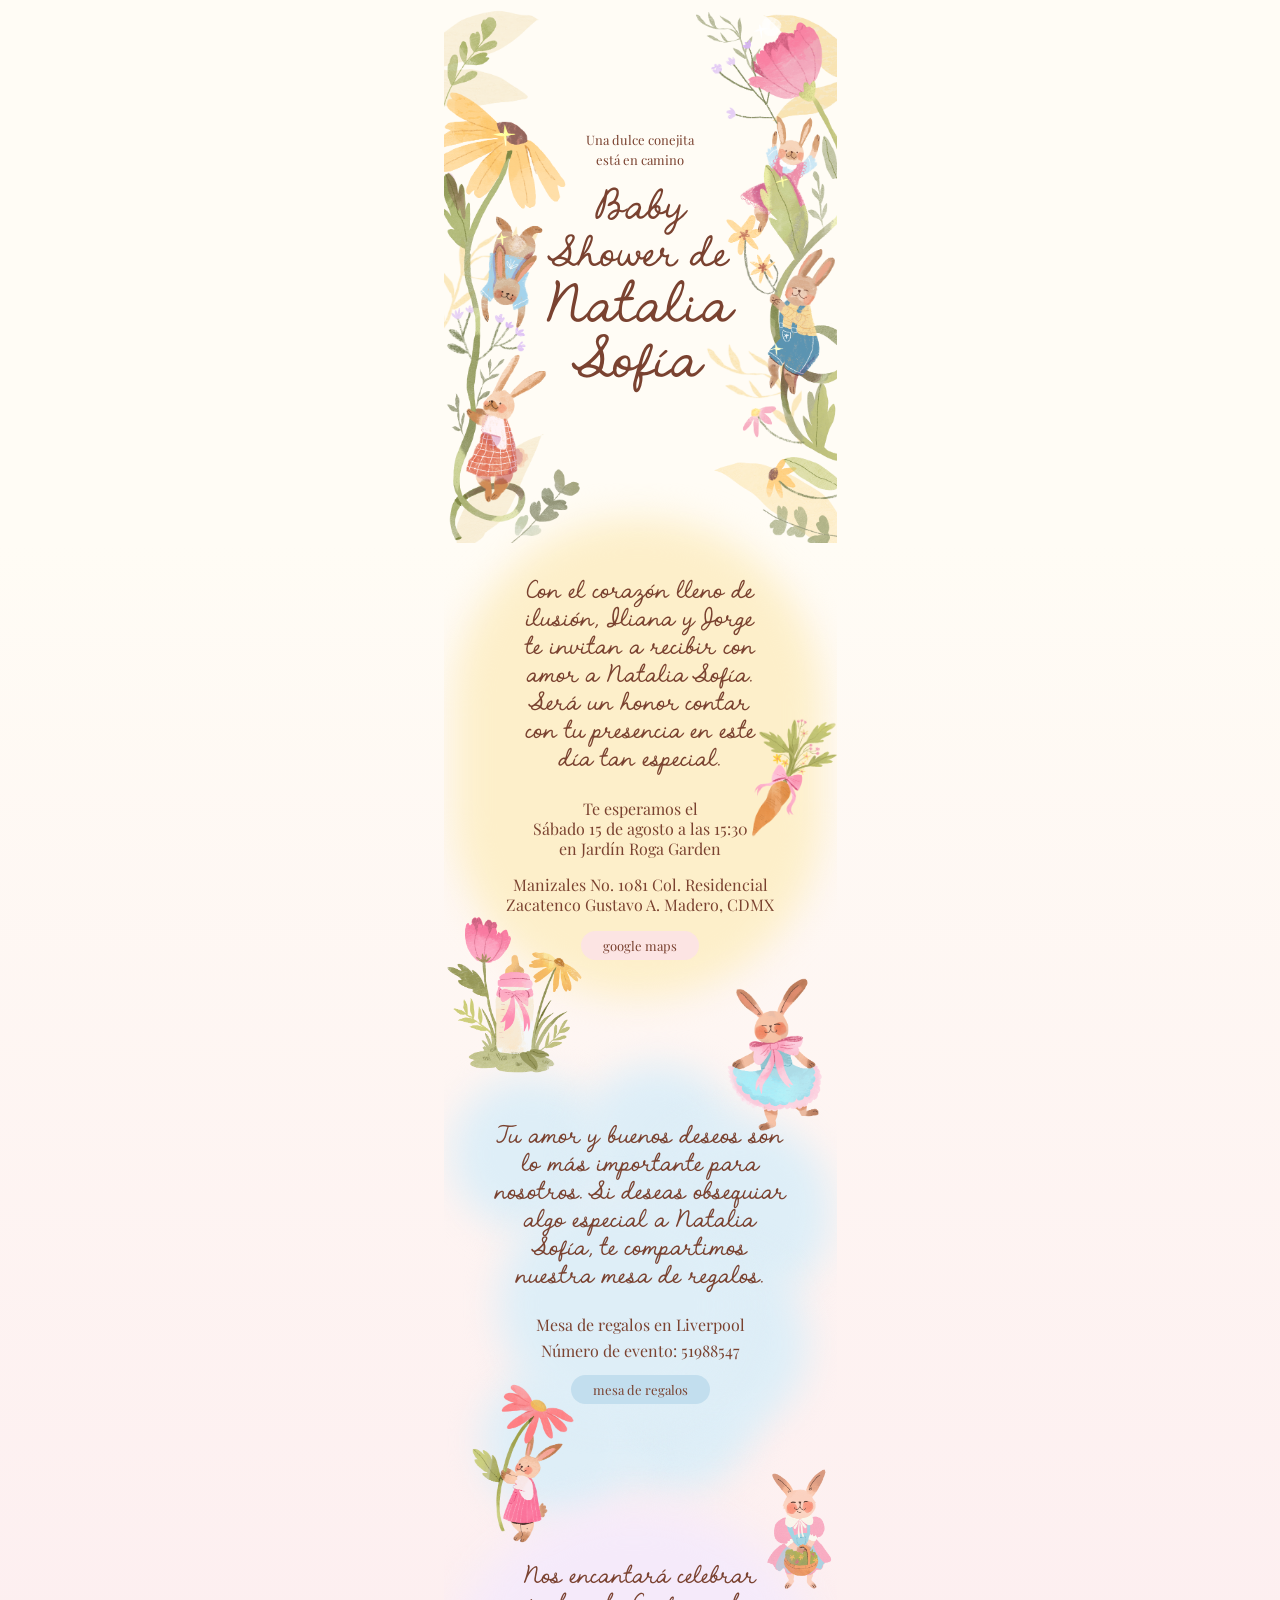
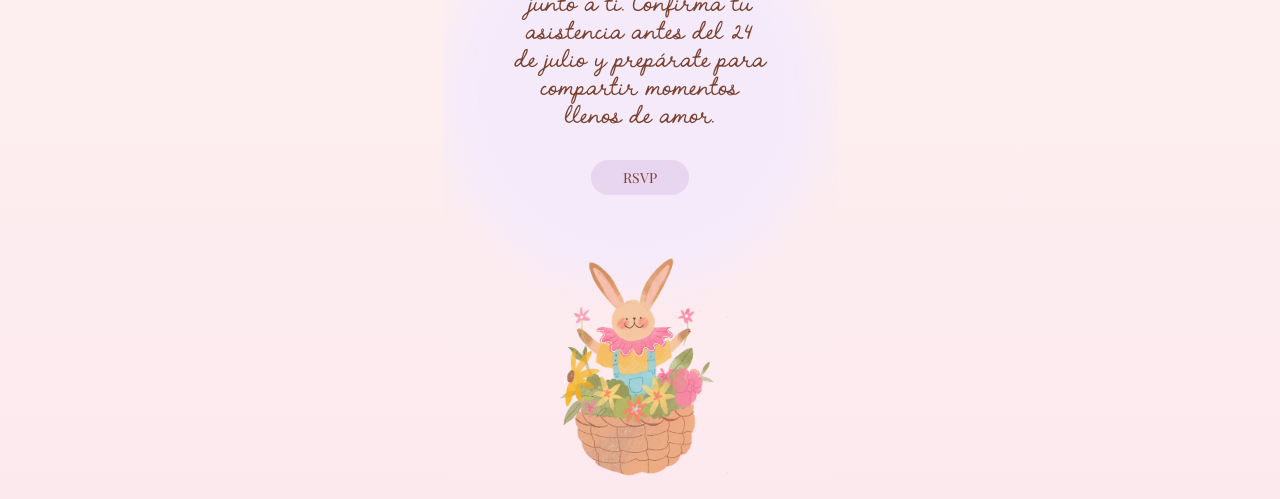
<file: index.html>
<!DOCTYPE html>
<html lang="es">
<head>
  <meta charset="UTF-8">
  <meta name="viewport" content="width=device-width, initial-scale=1.0, maximum-scale=1.0">
  <title>Baby Shower · Natalia Sofía</title>
  <link rel="preconnect" href="https://fonts.googleapis.com">
  <link rel="preconnect" href="https://fonts.gstatic.com" crossorigin>
  <link href="https://fonts.googleapis.com/css2?family=Playfair+Display:ital,wght@0,400;0,500;0,600;1,400&display=swap" rel="stylesheet">
  <link rel="stylesheet" href="./styles.css">
</head>
<body>
  <div class="page">

    <!-- ═══════════════════════════════════ -->
    <!-- SECTION 1 — Hero / Portada          -->
    <!-- ═══════════════════════════════════ -->
    <section class="section-hero">
      <img
        class="hero-bg"
        src="./assets/principal.png"
        alt="Portada Baby Shower Natalia Sofía — conejitos en jardín"
        width="393"
        height="543"
        loading="eager"
      >
      <div class="hero-text reveal">
        <p class="hero-eyebrow">Una dulce conejita<br>
        está en camino</p>
        <p class="hero-title-small">Baby</p>
        <p class="hero-title-small">Shower de</p>
        <p class="hero-title-name">Natalia</p>
        <p class="hero-title-name">Sofía</p>
      </div>
    </section>

    <!-- ═══════════════════════════════════ -->
    <!-- SECTION 2 — Fecha & Lugar           -->
    <!-- ═══════════════════════════════════ -->
    <section class="section-fecha">
      <!-- Nubecita amarilla -->
      <img
        class="nube-amarilla"
        src="./assets/Nubecita amarilla 2.svg"
        alt=""
        aria-hidden="true"
        loading="lazy"
      >

      <!-- Floating character images -->
      <img
        class="img-zanahoria"
        src="./assets/zanahoria.png"
        alt="Zanahoria decorativa"
        width="100"
        loading="lazy"
      >
      <img
        class="img-biberon"
        src="./assets/biberon.png"
        alt="Biberón decorativo"
        width="130"
        loading="lazy"
      >
      <img
        class="img-conejito-vestido"
        src="./assets/conejito vestido.png"
        alt="Conejita con vestido"
        width="140"
        loading="lazy"
      >

      <div class="content reveal">

        <p class="invitation-text">
          Con el corazón lleno de<br>
          ilusión, Iliana y Jorge<br> 
          te invitan a recibir con<br>
          amor a Natalia Sofía.<br>
          Será un honor contar<br>
          con tu presencia en este<br>
          día tan especial.
        </p>

        <p class="event-details">
          Te esperamos el<br>
          Sábado 15 de agosto a las 15:30<br>
          en Jardín Roga Garden
        </p>
        <p class="event-details">
          Manizales No. 1081 Col. Residencial<br>
          Zacatenco Gustavo A. Madero, CDMX
        </p>

        <a
          class="btn btn-maps"
          href="https://maps.app.goo.gl/jTLL4MTDicDmmt9v9"
          target="_blank"
          rel="noopener noreferrer"
        >
          google maps
        </a>
      </div>
    </section>

    <!-- ═══════════════════════════════════ -->
    <!-- SECTION 3 — Mesa de Regalos         -->
    <!-- ═══════════════════════════════════ -->
    <section class="section-regalos">
      <!-- Nubecita azul -->
      <img
        class="nube-azul"
        src="./assets/Nubecita azul 3.svg"
        alt=""
        aria-hidden="true"
        width="280"
        loading="lazy"
      >

      <!-- Floating character images -->
      <img
        class="img-conejito-vestido-canasta"
        src="./assets/conejito vestido canasta.png"
        alt="Conejita con canasta de flores"
        width="125"
        loading="lazy"
      >
      <img
        class="img-conejito-flor"
        src="./assets/conejito flor.png"
        alt="Conejita abrazando una flor"
        width="85"
        loading="lazy"
      >

      <div class="content reveal">

        <p class="regalo-text">
          Tu amor y buenos deseos son<br>
          lo más importante para<br>
          nosotros. Si deseas obsequiar<br>
          algo especial a Natalia<br>
          Sofía, te compartimos<br>
          nuestra mesa de regalos.
        </p>

        <p class="regalo-info">
          Mesa de regalos en Liverpool<br>
          Número de evento: 51988547
        </p>

        <a
          class="btn btn-liverpool"
          href="https://mesaderegalos.liverpool.com.mx/milistaderegalos/51988547"
          target="_blank"
          rel="noopener noreferrer"
        >
          mesa de regalos
        </a>
      </div>
    </section>

    <!-- ═══════════════════════════════════ -->
    <!-- SECTION 4 — RSVP                   -->
    <!-- ═══════════════════════════════════ -->
    <section class="section-rsvp">
      <!-- Nubecita morada -->
      <img
        class="nube-morada"
        src="./assets/Nubecita morada 4.svg"
        alt=""
        aria-hidden="true"
        width="260"
        loading="lazy"
      >

      <div class="content reveal">

        <p class="rsvp-text">
          Nos encantará celebrar<br>
          junto a ti. Confirma tu<br>
          asistencia antes del 24<br>
          de julio y prepárate para<br>
          compartir momentos<br>
          llenos de amor.
        </p>

        <a
          class="btn btn-rsvp"
          href="https://docs.google.com/forms/d/e/1FAIpQLSc5kH6KgJeiiNMjuk_eamgf8YPPb4fJCr5wpj9dyd67LJU2pA/viewform?usp=header"
          target="_blank"
          rel="noopener noreferrer"
        >
          RSVP
        </a>
      </div>
    </section>

    <!-- Conejita final -->
    <div class="section-bottom">
      <img
        class="img-conejito-canasta"
        src="./assets/conejito canasta.png"
        alt="Conejito en canasta de flores"
        width="210"
        loading="lazy"
      >
    </div>

  </div><!-- .page -->

  <script>
    // Scroll reveal
    const reveals = document.querySelectorAll('.reveal');
    const io = new IntersectionObserver((entries) => {
      entries.forEach(e => {
        if (e.isIntersecting) {
          e.target.classList.add('visible');
          io.unobserve(e.target);
        }
      });
    }, { threshold: 0.12 });

    reveals.forEach(el => io.observe(el));

    // Trigger already-visible on load
    window.addEventListener('load', () => {
      reveals.forEach(el => {
        if (el.getBoundingClientRect().top < window.innerHeight) {
          el.classList.add('visible');
        }
      });
    });
  </script>
</body>
</html>
</file>
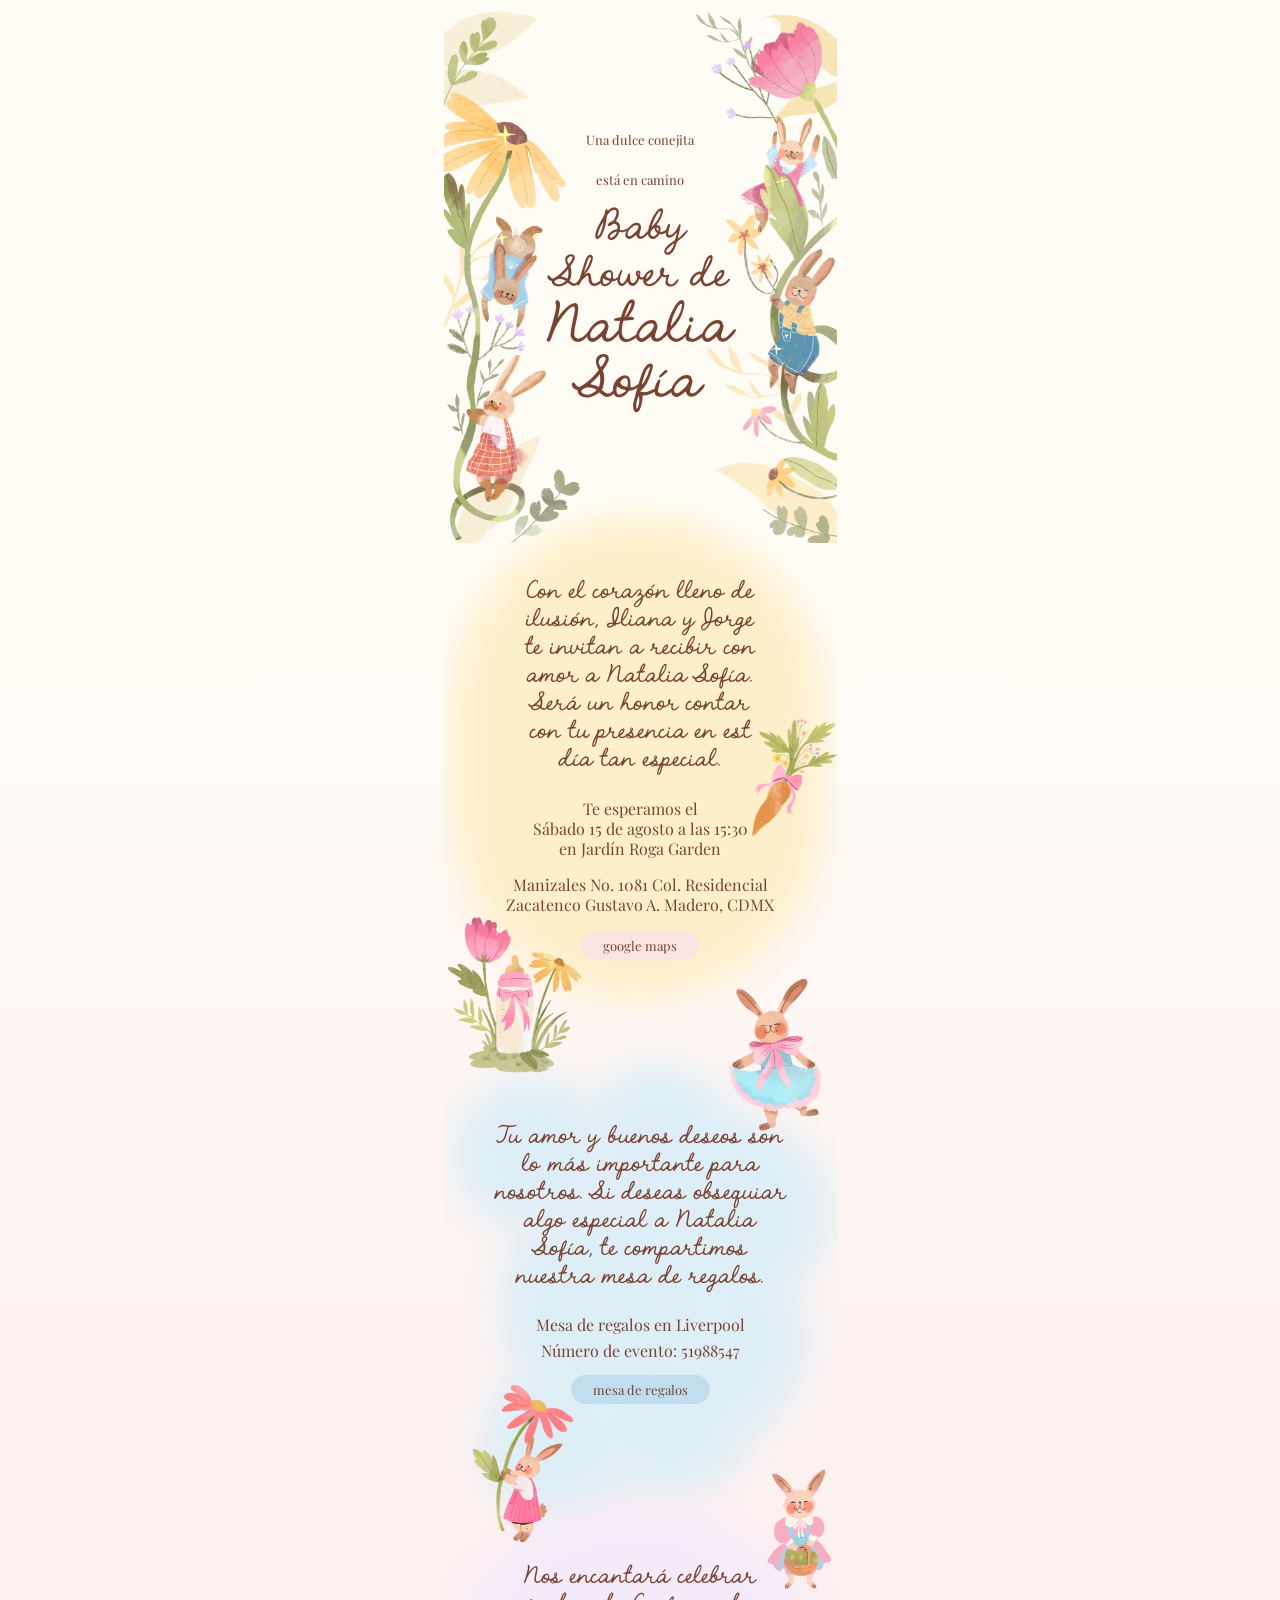
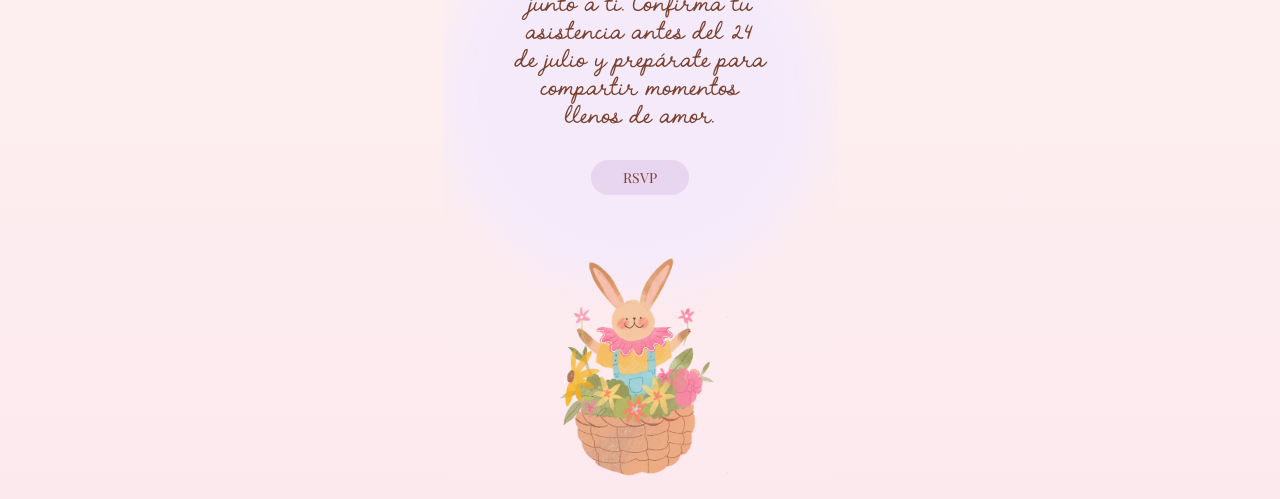
<file: baby-shower-natalia-sofia.html>
<!DOCTYPE html>
<html lang="es">
<head>
  <meta charset="UTF-8">
  <meta name="viewport" content="width=device-width, initial-scale=1.0, maximum-scale=1.0">
  <title>Baby Shower · Natalia Sofía</title>
  <link rel="preconnect" href="https://fonts.googleapis.com">
  <link rel="preconnect" href="https://fonts.gstatic.com" crossorigin>
  <link href="https://fonts.googleapis.com/css2?family=Playfair+Display:ital,wght@0,400;0,500;0,600;1,400&display=swap" rel="stylesheet">
  <link rel="stylesheet" href="./styles.css">
</head>
<body>
  <div class="page">

    <!-- ═══════════════════════════════════ -->
    <!-- SECTION 1 — Hero / Portada          -->
    <!-- ═══════════════════════════════════ -->
    <section class="section-hero">
      <img
        class="hero-bg"
        src="./assets/principal.png"
        alt="Portada Baby Shower Natalia Sofía — conejitos en jardín"
        width="393"
        height="543"
        loading="eager"
      >
      <div class="hero-text reveal">
        <p class="hero-eyebrow">Una dulce conejita</p>
        <p class="hero-eyebrow">está en camino</p>
        <p class="hero-title-small">Baby</p>
        <p class="hero-title-small">Shower de</p>
        <p class="hero-title-name">Natalia</p>
        <p class="hero-title-name">Sofía</p>
      </div>
    </section>

    <!-- ═══════════════════════════════════ -->
    <!-- SECTION 2 — Fecha & Lugar           -->
    <!-- ═══════════════════════════════════ -->
    <section class="section-fecha">
      <!-- Nubecita amarilla -->
      <img
        class="nube-amarilla"
        src="./assets/Nubecita amarilla 2.svg"
        alt=""
        aria-hidden="true"
        loading="lazy"
      >

      <!-- Floating character images -->
      <img
        class="img-zanahoria"
        src="./assets/zanahoria.png"
        alt="Zanahoria decorativa"
        width="100"
        loading="lazy"
      >
      <img
        class="img-biberon"
        src="./assets/biberon.png"
        alt="Biberón decorativo"
        width="130"
        loading="lazy"
      >
      <img
        class="img-conejito-vestido"
        src="./assets/conejito vestido.png"
        alt="Conejita con vestido"
        width="140"
        loading="lazy"
      >

      <div class="content reveal">

        <p class="invitation-text">
          Con el corazón lleno de<br>
          ilusión, Iliana y Jorge<br> 
          te invitan a recibir con<br>
          amor a Natalia Sofía.<br>
          Será un honor contar<br>
          con tu presencia en est<br>
          día tan especial.
        </p>

        <p class="event-details">
          Te esperamos el<br>
          Sábado 15 de agosto a las 15:30<br>
          en Jardín Roga Garden
        </p>
        <p class="event-details">
          Manizales No. 1081 Col. Residencial<br>
          Zacatenco Gustavo A. Madero, CDMX
        </p>

        <a
          class="btn btn-maps"
          href="https://maps.app.goo.gl/jTLL4MTDicDmmt9v9"
          target="_blank"
          rel="noopener noreferrer"
        >
          google maps
        </a>
      </div>
    </section>

    <!-- ═══════════════════════════════════ -->
    <!-- SECTION 3 — Mesa de Regalos         -->
    <!-- ═══════════════════════════════════ -->
    <section class="section-regalos">
      <!-- Nubecita azul -->
      <img
        class="nube-azul"
        src="./assets/Nubecita azul 3.svg"
        alt=""
        aria-hidden="true"
        width="280"
        loading="lazy"
      >

      <!-- Floating character images -->
      <img
        class="img-conejito-vestido-canasta"
        src="./assets/conejito vestido canasta.png"
        alt="Conejita con canasta de flores"
        width="125"
        loading="lazy"
      >
      <img
        class="img-conejito-flor"
        src="./assets/conejito flor.png"
        alt="Conejita abrazando una flor"
        width="85"
        loading="lazy"
      >

      <div class="content reveal">

        <p class="regalo-text">
          Tu amor y buenos deseos son<br>
          lo más importante para<br>
          nosotros. Si deseas obsequiar<br>
          algo especial a Natalia<br>
          Sofía, te compartimos<br>
          nuestra mesa de regalos.
        </p>

        <p class="regalo-info">
          Mesa de regalos en Liverpool<br>
          Número de evento: 51988547
        </p>

        <a
          class="btn btn-liverpool"
          href="https://mesaderegalos.liverpool.com.mx/milistaderegalos/51988547"
          target="_blank"
          rel="noopener noreferrer"
        >
          mesa de regalos
        </a>
      </div>
    </section>

    <!-- ═══════════════════════════════════ -->
    <!-- SECTION 4 — RSVP                   -->
    <!-- ═══════════════════════════════════ -->
    <section class="section-rsvp">
      <!-- Nubecita morada -->
      <img
        class="nube-morada"
        src="./assets/Nubecita morada 4.svg"
        alt=""
        aria-hidden="true"
        width="260"
        loading="lazy"
      >

      <div class="content reveal">

        <p class="rsvp-text">
          Nos encantará celebrar<br>
          junto a ti. Confirma tu<br>
          asistencia antes del 24<br>
          de julio y prepárate para<br>
          compartir momentos<br>
          llenos de amor.
        </p>

        <a
          class="btn btn-rsvp"
          href="https://docs.google.com/forms/d/e/1FAIpQLSc5kH6KgJeiiNMjuk_eamgf8YPPb4fJCr5wpj9dyd67LJU2pA/viewform?usp=header"
          target="_blank"
          rel="noopener noreferrer"
        >
          RSVP
        </a>
      </div>
    </section>

    <!-- Conejita final -->
    <div class="section-bottom">
      <img
        class="img-conejito-canasta"
        src="./assets/conejito canasta.png"
        alt="Conejito en canasta de flores"
        width="210"
        loading="lazy"
      >
    </div>

  </div><!-- .page -->

  <script>
    // Scroll reveal
    const reveals = document.querySelectorAll('.reveal');
    const io = new IntersectionObserver((entries) => {
      entries.forEach(e => {
        if (e.isIntersecting) {
          e.target.classList.add('visible');
          io.unobserve(e.target);
        }
      });
    }, { threshold: 0.12 });

    reveals.forEach(el => io.observe(el));

    // Trigger already-visible on load
    window.addEventListener('load', () => {
      reveals.forEach(el => {
        if (el.getBoundingClientRect().top < window.innerHeight) {
          el.classList.add('visible');
        }
      });
    });
  </script>
</body>
</html>
</file>
<file: styles.css>
/* ─────────────────────────────────────────────
   Baby Shower Natalia Sofía — styles.css
   Fonts: Playfair Display (Google Fonts)
          RomanticSignature-Script (./fonts/)
───────────────────────────────────────────── */

@font-face {
  font-family: 'Romantic Signature';
  src: url('./fonts/RomanticSignature-Script.otf') format('truetype'),
       url('./fonts/RomanticSignature-Script.woff2') format('woff2'),
       url('./fonts/RomanticSignature-Script.woff') format('woff');
  font-weight: 400;
  font-style: normal;
  font-display: swap;
}

/* ── Reset ── */
*, *::before, *::after { box-sizing: border-box; margin: 0; padding: 0; }

html {
  -webkit-text-size-adjust: none;
  text-size-adjust: none;
  scroll-behavior: smooth;
}

body {
  min-height: 100dvh;
  font-family: 'Playfair Display', Georgia, serif;
  background: linear-gradient(
    to bottom, 
    #FFFCF5 0px, 
    #FFFCF5 543px, 
    #FCE9EE 100%
  );
  display: flex;
  justify-content: center;
  align-items: flex-start;
  overflow-x: hidden;
}

/* ── Page wrapper ── */
.page {
  width: 100%;
  max-width: 393px;
  position: relative;
  overflow: hidden;
  background: linear-gradient(
    to bottom, 
    #FFFCF5 0px, 
    #FFFCF5 543px, 
    #FCE9EE 100%
  );
  background-attachment: local;
}

/* ══════════════════════════════════════
   SECTION 1 — Hero / Portada
══════════════════════════════════════ */
.section-hero {
  position: relative;
  width: 100%;
}

.hero-bg {
  width: 100%;
  display: block;
  object-fit: cover;
}

.hero-text {
  position: absolute;
  top: 130px;
  left: 0; right: 0;
  text-align: center;
  padding: 0 60px;
  pointer-events: none;
}

.hero-eyebrow {
  font-family: 'Playfair Display', Georgia, serif;
  font-size: 13px;
  color: #7A4230;
  margin-bottom: 20px;
  line-height: 1.5;
}

.hero-title-small {
  font-family: 'Romantic Signature';
  font-size: 34px;
  line-height: 1.25;
  color: #7A4230;
  margin-bottom: 4px;
}

.hero-title-name {
  font-family: 'Romantic Signature', 'Playfair Display', Georgia, serif;
  font-size: 46px;
  line-height: 1.2;
  color: #7A4230;
}

/* ══════════════════════════════════════
   SECTION 2 — Fecha & Lugar
══════════════════════════════════════ */
.section-fecha {
  position: relative;
  padding: 36px 24px 120px;
  text-align: center;
}

.nube-amarilla {
  position: absolute;
  left: -25px;
  top: -60px;
  width: auto;
  height: 550px;
  opacity: 1;
  pointer-events: none;
  z-index: 0;
}

.section-fecha .content {
  position: relative;
  z-index: 1;
}

.invitation-text {
  font-family: 'Romantic Signature', 'Playfair Display', Georgia, serif;
  font-size: 20px;
  line-height: 1.4;
  color: #7A4230;
  margin-bottom: 24px;
}

.divider-flower {
  font-size: 18px;
  margin: 8px auto 20px;
  color: #D4856A;
}

.event-details {
  font-family: 'Playfair Display', Georgia, serif;
  font-size: 16px;
  line-height: 1.25;
  color: #7A4230;
  text-align: center;
  margin-bottom: 16px;
}

.event-details strong {
  font-weight: 600;
}

/* ── Pill buttons ── */
.btn {
  display: inline-block;
  font-family: 'Playfair Display', Georgia, serif;
  font-size: 13px;
  padding: 6px 22px;
  border-radius: 40px;
  text-decoration: none;
  transition: filter 0.2s;
}
.btn:active { filter: brightness(0.92); }

.btn-maps      { background: #FCE4E3; color: #7A4230; }
.btn-liverpool { background: #C2DEEE; color: #7A4230; }
.btn-rsvp      { background: #E8D5F0; color: #7A4230; font-size: 14px; padding: 8px 32px; }

/* Section pill headings */
.pill-heading {
  display: inline-block;
  font-family: 'Playfair Display', Georgia, serif;
  font-size: 15px;
  color: #7A4230;
  padding: 4px 18px;
  border-radius: 40px;
  margin-bottom: 20px;
}
.pill-yellow { background: rgba(252, 238, 175, 0.85); }
.pill-blue   { background: rgba(190, 225, 240, 0.90); }
.pill-purple { background: rgba(228, 200, 245, 0.90); }

/* ── Floating images (section 2) ── */
.img-zanahoria {
  position: absolute;
  right: -8px;
  top: 170px;
  width: 110px;
  opacity: 1;
  z-index: 2;
}

.img-biberon {
  position: absolute;
  left: -20px;
  bottom: -25px;
  width: 163px;
  opacity: 1;
  z-index: 2;
  transform: scaleX(-1);
}

.img-conejito-vestido {
  position: absolute;
  right: -40px;
  bottom: -100px;
  width: 184px;
  z-index: 2;
}

/* ══════════════════════════════════════
   SECTION 3 — Mesa de Regalos
══════════════════════════════════════ */
.section-regalos {
  position: relative;
  padding: 44px 28px 120px;
  text-align: center;
}

.nube-azul {
  position: absolute;
  right: -30px;
  top: -50px;
  width: 450px;
  opacity: 1;
  pointer-events: none;
  z-index: 0;
}

.section-regalos .content {
  position: relative;
  z-index: 1;
}

.regalo-text {
  font-family: 'Romantic Signature', 'Playfair Display', Georgia, serif;
  font-size: 20px;
  line-height: 1.4;
  color: #7A4230;
  margin-bottom: 20px;
}

.regalo-info {
  font-family: 'Playfair Display', Georgia, serif;
  font-size: 16px;
  line-height: 1.6;
  color: #7A4230;
  margin-bottom: 12px;
}

.img-conejito-vestido-canasta {
  position: absolute;
  right: -45px;
  top: 350px;
  width: 160px;
  z-index: 2;
}

.img-conejito-flor {
  position: absolute;
  left: 0;
  bottom: -60px;
  width: 180px;
  z-index: 2;
}

/* ══════════════════════════════════════
   SECTION 4 — RSVP
══════════════════════════════════════ */
.section-rsvp {
  position: relative;
  padding: 40px 24px 44px;
  text-align: center;
}

.nube-morada {
  position: absolute;
  left: -45px;
  top: -60px;
  width: 470px;
  opacity: 1;
  pointer-events: none;
  z-index: 0;
}

.section-rsvp .content {
  position: relative;
  z-index: 1;
}

.rsvp-text {
  font-family: 'Romantic Signature', 'Playfair Display', Georgia, serif;
  font-size: 20px;
  line-height: 1.4;
  color: #7A4230;
  margin-bottom: 28px;
}

/* Bottom bunny */
.section-bottom {
  position: relative;
  height: 260px;
}

.img-conejito-canasta {
  position: absolute;
  left: 50%;
  transform: translateX(-50%);
  top: 0;
  width: 210px;
  z-index: 2;
}

/* ── Scroll reveal ── */
.reveal {
  opacity: 0;
  transform: translateY(24px);
  transition: opacity 0.7s ease, transform 0.7s ease;
}
.reveal.visible {
  opacity: 1;
  transform: none;
}

@media (prefers-reduced-motion: reduce) {
  .reveal { opacity: 1; transform: none; transition: none; }
}
</file>
